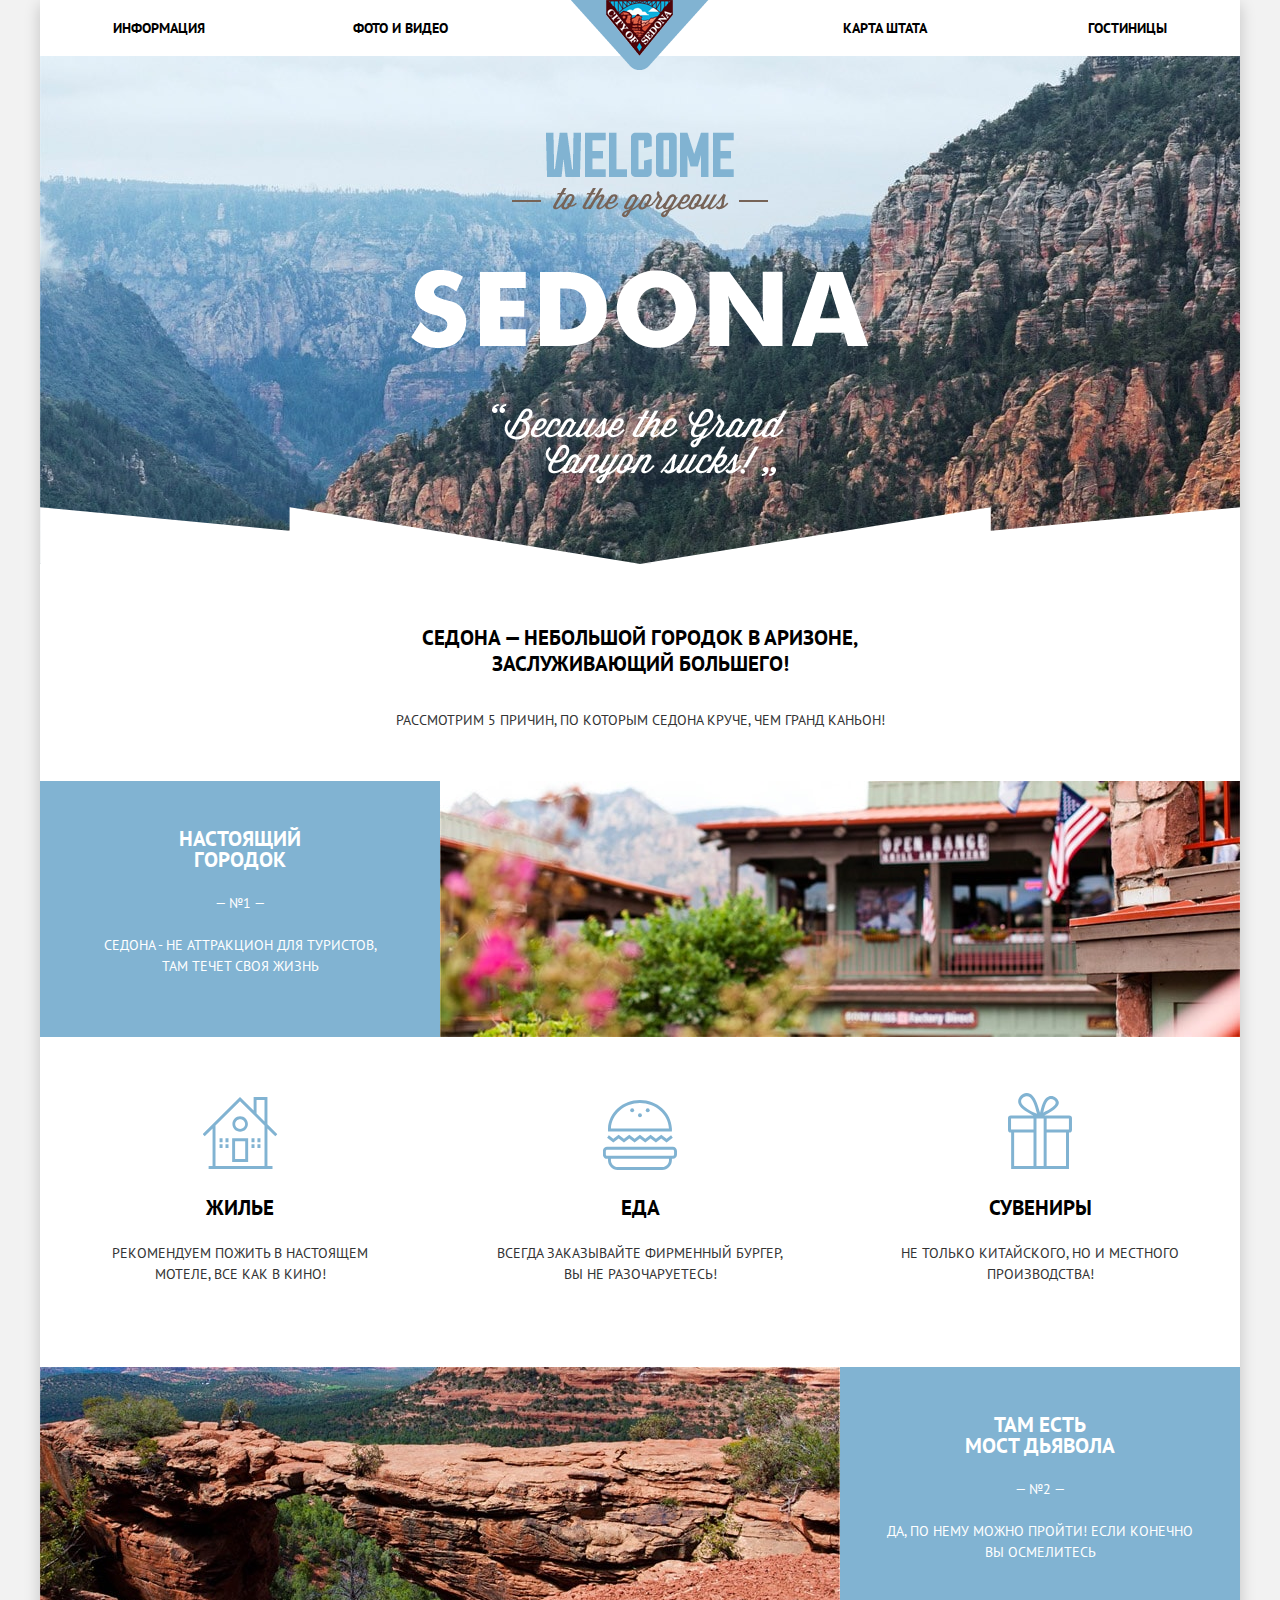
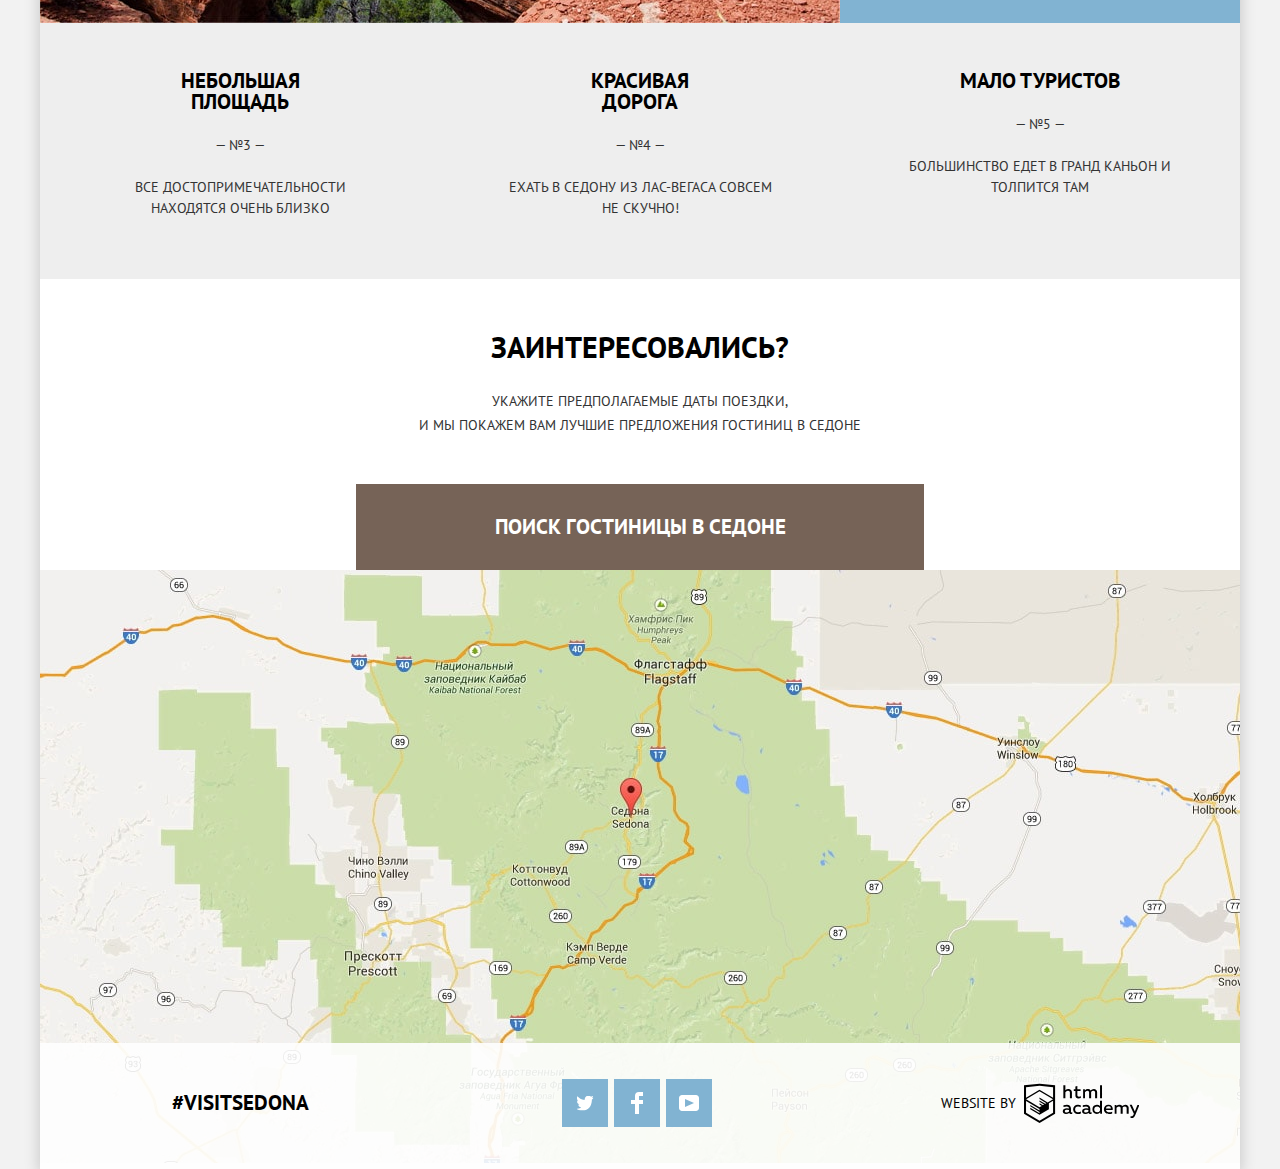
<file: index.html>
<!DOCTYPE html>
<html lang="ru">
	<head>
		<meta charset="UTF-8">
		<title>Sedona</title>
		<link href="https://fonts.googleapis.com/css?family=PT+Sans:400,700&amp;subset=cyrillic" rel="stylesheet">
		<link href="css/normalize.css" rel="stylesheet">
    <link href="css/style.min.css" rel="stylesheet">
	</head>
	<body>
    <div class="wrapper">
  		<header class="main-header">
  			<nav class="main-navigation">
          <!-- фокус с клавиатуры отсутствует, так как у ссылки нет атрибута href, чтобы страница не вела на себя -->
  				<a class="main-header-logo">
  					<img src="img/sedona-logo.png" width="138" height="70" alt="Sedona logo">
  				</a>
  				<ul class="site-navigation">
  					<li><a href="#">Информация</a></li>
  					<li><a href="#">Фото и видео</a></li>
  					<li><a href="#">Карта штата</a></li>
  					<li><a href="sedona-hotels.html">Гостиницы</a></li>
  				</ul>
  			</nav>
  		</header>
  		<main class="container">
  		<!-- Контейнер (внизу), в который будет фоном вставляться картинка с горами, нижний зигзаг как псевдоэлемент с абсолютным позиционированием, текст с приветствием как единая картинка. -->
  			<div class="welcome">
  				<h1 class="visually-hidden">Добро пожаловать в Седону!</h1>
  				<img src="img/welcome-sedona.png" width="458" height="352" alt="Welcome to the gorgeous Sedona. Because the Grand Canyon sucks!">
  			</div>
  			<div class="about-advantages">
  				<p class="about-Sedona">Cедона — небольшой городок в Аризоне, заслуживающий большего!</p>
  				<h2 class="reasons-lead">Рассмотрим 5 причин, по которым Седона круче, чем гранд каньон!</h2>
  			</div>
  			<section class="reason reason-first">
  				<div class="reason-info">
  					<h3 class="reason-title">Настоящий городок</h3>
  						<span class="reason-number">— №1 —</span>
  						<p class="reason-description">Седона - не аттракцион для туристов, там&nbsp;течет своя жизнь</p>
  				</div>
  				<div class="reason-image">
  					<img src="img/reason1.jpg" width="800" height="256" alt="Седона-настоящий городок">
  				</div>
  			</section>
  			<section class="features">
  				<h2 class="visually-hidden">Особенности Седоны</h2>
  				<ul class="features-list">
  					<li class="feature-item feature-item-house">
  						<h3 class="feature-item-title">Жилье</h3>
  						<p class="feature-item-description">Рекомендуем пожить в настоящем мотеле, все как в кино!</p>
  					</li>
  					<li class="feature-item feature-item-food">
  						<h3 class="feature-item-title">Еда</h3>
  						<p class="feature-item-description">Всегда заказывайте фирменный бургер, вы не разочаруетесь!</p>
  					</li>
  					<li class="feature-item feature-item-souvenirs">
  						<h3 class="feature-item-title">Сувениры</h3>
  						<p class="feature-item-description">Не только китайского, но и местного производства!</p>
  					</li>
  				</ul>
  			</section>
  			<section class="reason reason-second">
  				<div class="reason-image">
  					<img src="img/reason2.jpg" width="800" height="256" alt="Там есть мост дьявола">
  				</div>
  				<div class="reason-info">
  					<h3 class="reason-title">Там есть <br> мост дьявола</h3>
  						<span class="reason-number">— №2 —</span>
  						<p class="reason-description">Да, по нему можно пройти! Если конечно вы осмелитесь</p>
  				</div>
  			</section>
  			<div class="reasons-row">
  				<section class="reason reason-third">
  					<div class="reason-info">
  					<h3 class="reason-title">Небольшая площадь</h3>
  						<span class="reason-number">— №3 —</span>
  						<p class="reason-description">Все достопримечательности<br> находятся очень близко</p>
  					</div>
  				</section>
  				<section class="reason reason-forth">
  					<div class="reason-info">
  					<h3 class="reason-title">Красивая дорога</h3>
  						<span class="reason-number">— №4 —</span>
  						<p class="reason-description">Ехать в Седону из Лас-Вегаса совсем не&nbsp;скучно!</p>
  					</div>
  				</section>
  				<section class="reason reason-fifth">
  					<div class="reason-info">
  					<h3 class="reason-title">Мало туристов</h3>
  						<span class="reason-number">— №5 —</span>
  						<p class="reason-description">Большинство едет в Гранд Каньон и толпится там</p>
  					</div>
  				</section>
  			</div>
  			<div class="search">
  				<h2 class="search-title">Заинтересовались?</h2>
  				<p class="search-text">Укажите предполагаемые даты поездки,<br> и мы покажем вам лучшие предложения гостиниц в седоне</p>
  				<a href="#" class="btn search-btn">Поиск гостиницы в Седоне</a>
          <div class="search-form">
            <form class="search-hotel" action="https://echo.htmlacademy.ru" method="get">
              <div class="input-line">
                <label for="check-in">Дата заезда:</label>
                <div class="search-input-wrapper">
                  <input type="text" name="check-in" id="check-in" placeholder="24 апреля 2017">
                  <button class="search-form-calendar-btn" type="button" name="calendar" aria-label="Календарь, выбор даты">
                    <svg class="search-form-calendar-icon" xmlns="http://www.w3.org/2000/svg" width="21" height="22" viewBox="0 0 21 22"><path d="M19.25 2.025h-2.844V.648c0-.38-.294-.69-.656-.69-.363 0-.656.31-.656.69v1.377h-3.938V.648c0-.38-.294-.69-.655-.69-.362 0-.656.31-.656.69v1.377H5.906V.648c0-.38-.294-.69-.656-.69-.363 0-.657.31-.657.69v1.377H1.75C.784 2.025 0 2.847 0 3.862v16.302C0 21.18.784 22 1.75 22h17.5c.967 0 1.75-.82 1.75-1.836V3.862c0-1.015-.783-1.837-1.75-1.837zm.438 18.14c0 .252-.195.458-.437.458H1.75c-.24 0-.438-.206-.438-.46v-16.3c0-.254.196-.46.438-.46h2.844V4.78c0 .382.294.69.657.69.363 0 .657-.308.657-.69V3.404h3.938V4.78c0 .382.294.69.657.69.36 0 .655-.308.655-.69V3.404h3.938V4.78c0 .382.293.69.656.69.363 0 .657-.308.657-.69V3.404h2.845c.24 0 .437.206.437.46v16.3z"/><path d="M4.594 8.225H7.22v2.066H4.593zM4.594 11.668H7.22v2.067H4.593zM4.594 15.112H7.22v2.066H4.593zM9.188 15.112h2.625v2.066H9.188zM9.188 11.668h2.625v2.067H9.188zM9.188 8.225h2.625v2.066H9.188zM13.78 15.112h2.626v2.066H13.78zM13.78 11.668h2.626v2.067H13.78zM13.78 8.225h2.626v2.066H13.78z"/></svg>
                  </button>
                </div>
              </div>
              <div class="input-line">
                <label for="check-out">Дата выезда:</label>
                <div class="search-input-wrapper">
                  <input type="text" name="check-out" id="check-out" placeholder="4 июля 2017">
                  <button class="search-form-calendar-btn" type="button" name="calendar" aria-label="Календарь, выбор даты">
                    <svg class="search-form-calendar-icon" xmlns="http://www.w3.org/2000/svg" width="21" height="22" viewBox="0 0 21 22"><path d="M19.25 2.025h-2.844V.648c0-.38-.294-.69-.656-.69-.363 0-.656.31-.656.69v1.377h-3.938V.648c0-.38-.294-.69-.655-.69-.362 0-.656.31-.656.69v1.377H5.906V.648c0-.38-.294-.69-.656-.69-.363 0-.657.31-.657.69v1.377H1.75C.784 2.025 0 2.847 0 3.862v16.302C0 21.18.784 22 1.75 22h17.5c.967 0 1.75-.82 1.75-1.836V3.862c0-1.015-.783-1.837-1.75-1.837zm.438 18.14c0 .252-.195.458-.437.458H1.75c-.24 0-.438-.206-.438-.46v-16.3c0-.254.196-.46.438-.46h2.844V4.78c0 .382.294.69.657.69.363 0 .657-.308.657-.69V3.404h3.938V4.78c0 .382.294.69.657.69.36 0 .655-.308.655-.69V3.404h3.938V4.78c0 .382.293.69.656.69.363 0 .657-.308.657-.69V3.404h2.845c.24 0 .437.206.437.46v16.3z"/><path d="M4.594 8.225H7.22v2.066H4.593zM4.594 11.668H7.22v2.067H4.593zM4.594 15.112H7.22v2.066H4.593zM9.188 15.112h2.625v2.066H9.188zM9.188 11.668h2.625v2.067H9.188zM9.188 8.225h2.625v2.066H9.188zM13.78 15.112h2.626v2.066H13.78zM13.78 11.668h2.626v2.067H13.78zM13.78 8.225h2.626v2.066H13.78z"/></svg>
                  </button>
                </div>
              </div>
              <div class="input-line amount">
                <div class="input-column adults-amount">
                  <label for="adults">Взрослые:</label>
                  <div class="minus-plus-buttons-wrapper">
                    <button class="minus-plus-buttons btn-minus" type="button"><span class="visually-hidden">Меньше</span></button>
                    <input type="text" name="adults" id="adults" value="2">
                    <button class="minus-plus-buttons btn-plus" type="button"><span class="visually-hidden">Больше</span></button>
                  </div>
                </div>
                <div class="input-column children-amount">
                  <label for="children">Дети:</label>
                  <div class="minus-plus-buttons-wrapper">
                    <button class="minus-plus-buttons btn-minus" type="button"><span class="visually-hidden">Меньше</span></button>
                    <input type="text" name="children" id="children" value="0">
                    <button class="minus-plus-buttons btn-plus" type="button"><span class="visually-hidden">Больше</span></button>
                  </div>
                </div>
              </div>
              <button class="btn search-btn-blue" type="submit">Найти</button>
            </form>
          </div>
  			</div>
  			<div class="map" id="map">
          <iframe src="https://www.google.com/maps/embed?pb=!1m18!1m12!1m3!1d838874.3871249991!2d-112.06705080360457!3d34.784473903292565!2m3!1f0!2f0!3f0!3m2!1i1024!2i768!4f13.1!3m3!1m2!1s0x872da132f942b00d%3A0x5548c523fa6c8efd!2z0KHQtdC00L7QvdCwLCDQkNGA0LjQt9C-0L3QsCA4NjMzNiwg0KHQqNCQ!5e0!3m2!1sru!2sru!4v1522192085021"  allowfullscreen></iframe>
          <img class="map-image" src="img/map.jpg" width="1200" height="593" alt="Седона на карте">
  			</div>
  		</main>
  		<footer class="main-footer footer-transparent">
    		<p class="hashtag"><a class="hashtag-link" href="#">#visitsedona</a></p>
    		<ul class="footer-social">
    			<li><a href="#" class="social-button social-btn-twitter"><span class="visually-hidden">Твиттер</span></a></li>
    			<li><a href="#" class="social-button social-btn-fb"><span class="visually-hidden">Фейсбук</span></a></li>
    			<li><a href="#" class="social-button social-btn-youtube"><span class="visually-hidden">Ютьюб</span></a></li>
    		</ul>
    		<p class="footer-copyright">
    			<span class="website-by">Website by</span>
            <!-- Можно в ссылку не вкладывать картинку, а поставить ее как фон (картинку сделать display: inline-block), но тогда при каждом состоянии придется вставлять новую картинку другого цвета -->
    			<a class="copyright-logo" href="https://htmlacademy.ru/intensive/htmlcss" aria-label="Логотип HTML Academy, переход на страницу интенсива по HTML и CSS">
            <svg class="copyright-logo-image" data-name="Layer 1" xmlns="http://www.w3.org/2000/svg" width="115" height="41" viewBox="0 0 113 39">
            <path d="M46.84 28.22a2.07 2.07 0 0 0 .58-.11v1.4a3.41 3.41 0 0 1-1.24.22 1.75 1.75 0 0 1-1.75-1 5.08 5.08 0 0 1-3.3 1.13c-1.59 0-3.06-.87-3.06-2.68 0-2.24 2.08-2.93 3.9-2.93a11.63 11.63 0 0 1 2.28.26v-.31c0-1.09-.8-1.86-2.3-1.86a7.79 7.79 0 0 0-3.15.67v-1.79a10.72 10.72 0 0 1 3.35-.58c2.48 0 4 1.18 4 3.83v3.14a.57.57 0 0 0 .69.61zm-6.76-1.19a1.42 1.42 0 0 0 1.64 1.29 3.56 3.56 0 0 0 2.53-1v-1.51a10.21 10.21 0 0 0-1.9-.22c-1.1.01-2.27.35-2.27 1.45zM53.06 20.62a5.29 5.29 0 0 1 2.7.67v1.79a4.28 4.28 0 0 0-2.42-.73 2.89 2.89 0 1 0 0 5.76 5.26 5.26 0 0 0 2.55-.67v1.8a6.58 6.58 0 0 1-2.9.6 4.42 4.42 0 0 1-4.72-4.54 4.54 4.54 0 0 1 4.79-4.68zM65.84 28.22a2.07 2.07 0 0 0 .58-.11v1.4a3.41 3.41 0 0 1-1.24.22 1.75 1.75 0 0 1-1.75-1 5.08 5.08 0 0 1-3.3 1.13c-1.59 0-3.06-.87-3.06-2.68 0-2.24 2.08-2.93 3.9-2.93a11.63 11.63 0 0 1 2.28.26v-.31c0-1.09-.8-1.86-2.3-1.86a7.79 7.79 0 0 0-3.15.67v-1.79a10.72 10.72 0 0 1 3.35-.58c2.48 0 4 1.18 4 3.83v3.14a.57.57 0 0 0 .69.61zm-6.76-1.19a1.42 1.42 0 0 0 1.64 1.29 3.56 3.56 0 0 0 2.53-1v-1.51a10.21 10.21 0 0 0-1.9-.22c-1.11.01-2.27.35-2.27 1.45zM76.67 16.85v12.76h-1.76v-1.39a4.07 4.07 0 0 1-3.35 1.62 4.62 4.62 0 0 1 0-9.22 4 4 0 0 1 3.15 1.37v-5.14h2zm-4.76 5.48a2.9 2.9 0 0 0 0 5.8 3 3 0 0 0 2.79-1.84v-2.13a3.06 3.06 0 0 0-2.79-1.83zM82.99 20.62c3.48 0 4.68 2.81 4.12 5.34h-6.58c.22 1.57 1.75 2.22 3.35 2.22a6.41 6.41 0 0 0 2.77-.62v1.68a7.5 7.5 0 0 1-3.14.6c-2.68 0-5-1.53-5-4.61a4.39 4.39 0 0 1 4.48-4.61zm.09 1.62a2.39 2.39 0 0 0-2.57 2.26h4.85a2.06 2.06 0 0 0-2.28-2.26zM89.1 29.61v-8.75h1.73v1.09a4 4 0 0 1 2.92-1.33 3 3 0 0 1 2.73 1.4 4.33 4.33 0 0 1 3.06-1.4 3.21 3.21 0 0 1 3.32 3.52v5.47h-2V24.2a1.67 1.67 0 0 0-1.73-1.84 2.94 2.94 0 0 0-2.17 1.18V29.61h-2V24.2a1.67 1.67 0 0 0-1.73-1.84 3.11 3.11 0 0 0-2.32 1.35v5.91h-2zM111.47 20.86h2l-4.1 9.93c-.95 2.28-2.19 3-3.52 3a5 5 0 0 1-1.15-.15v-1.66a3 3 0 0 0 .89.13c.95 0 1.66-.67 2.17-2l.18-.44-4.16-8.82h2.13l3 6.6zM40.66 1.53v5a4 4 0 0 1 2.83-1.2A3.41 3.41 0 0 1 47.1 8.9v5.41h-2V9.15a1.9 1.9 0 0 0-2-2.1 3.08 3.08 0 0 0-2.44 1.46v5.8h-2V1.53h2zM52.43 2.42v3.12h3.17v1.71h-3.17v4c0 1.15.53 1.53 1.66 1.53a4.71 4.71 0 0 0 1.77-.35v1.68a7.14 7.14 0 0 1-2.35.38 2.68 2.68 0 0 1-3-2.88V7.23h-1.6V5.52h1.57V2.88zM58.1 14.29V5.54h1.73v1.09a4 4 0 0 1 2.92-1.33 3 3 0 0 1 2.73 1.4 4.33 4.33 0 0 1 3.06-1.4 3.21 3.21 0 0 1 3.32 3.52v5.47h-2V8.88a1.67 1.67 0 0 0-1.73-1.84 2.94 2.94 0 0 0-2.17 1.18V14.29h-2V8.88a1.67 1.67 0 0 0-1.73-1.84 3.11 3.11 0 0 0-2.32 1.35v5.91h-2zM74.72 1.52h1.95v12.76h-1.95zM15.44.02h-.16L0 1.62v28l15.28 9.09 15.28-9.09v-28zm13.12 28.45l-13.28 7.9L2 28.47V16.99l13.22 7.87v1.43l-9.07-5.4v1.38l9.11 5.47v1.46l-9.1-5.42v1.38l9.11 5.47 9.19-5.5V19.22l4.1-2.45v11.67zm0-13.16l-3.65 2.14-1.68 1-8-4.76v1.38l6.84 4.07h-.06l-.15.09-1 .57-5.64-3.36v1.38l4.45 2.65-1.05.7-3.36-2v1.38l2.21 1.3-2.25 1.35-13.16-7.82 13.17-7.92zm0-1.39L15.21 6.05l-13.2 7.86V3.41l13.28-1.39 13.28 1.39v10.51z"/></svg>
          </a>
    		</p>
  		</footer>
    </div>
		<script src="js/script.min.js"></script>
	</body>
</html>
</file>
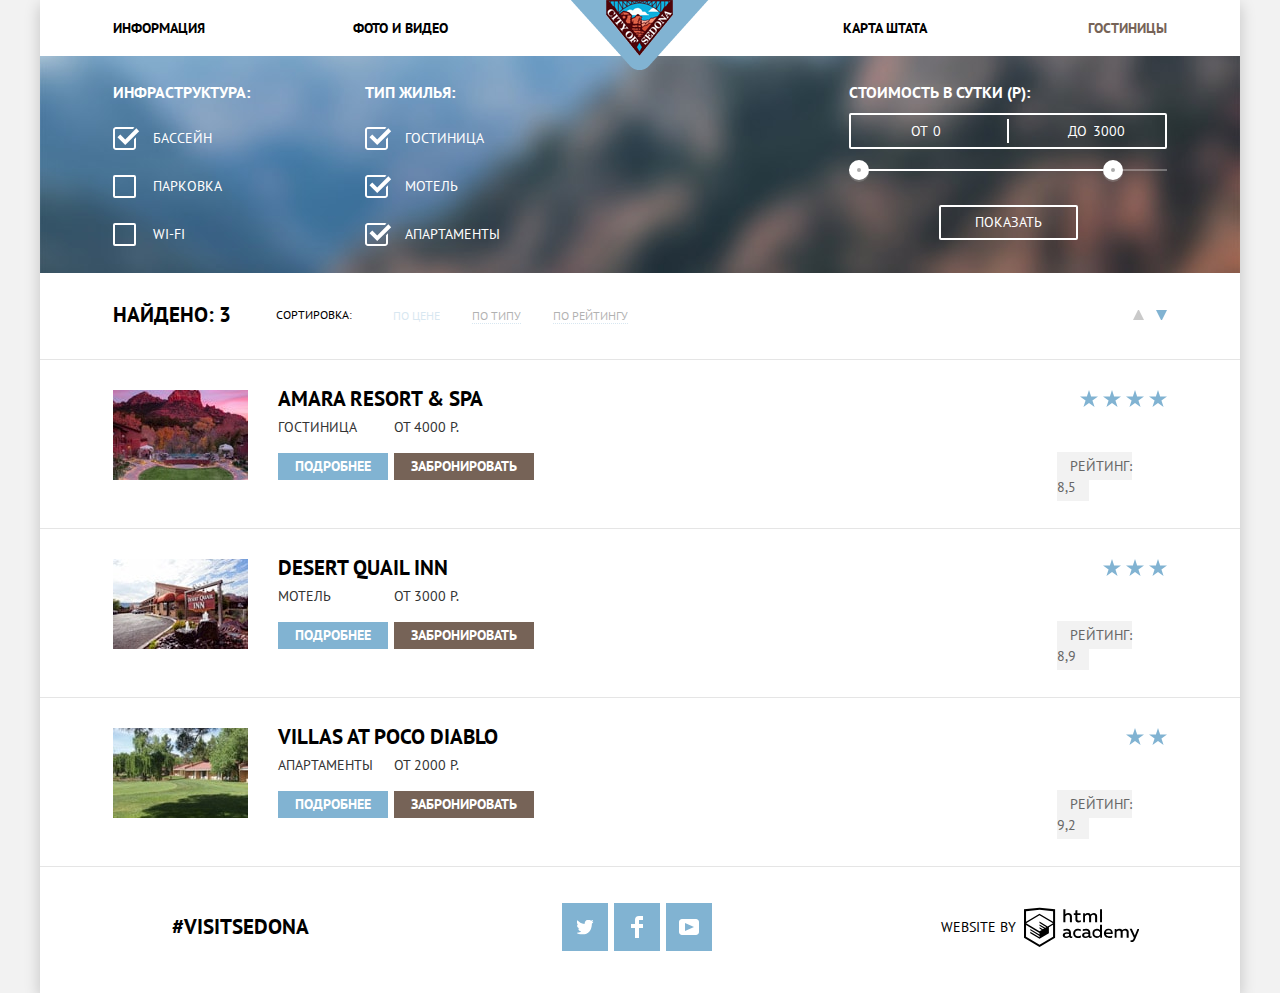
<file: sedona-hotels.html>
<!DOCTYPE html>
<html lang="ru">
	<head>
		<meta charset="UTF-8">
		<title>Sedona hotels</title>
		<link href="https://fonts.googleapis.com/css?family=PT+Sans:400,700&amp;subset=cyrillic" rel="stylesheet">
		<link href="css/normalize.css" rel="stylesheet">
    <link href="css/style.min.css" rel="stylesheet">
	</head>
	<body>
    <div class="wrapper">
  		<header class="main-header">
  			<nav class="main-navigation">
          <!-- При фокусе с клавиатуры есть стандартный outline, он возникает самым первым, поскольку логотип стоит на первом месте в nav -->
  				<a class="main-header-logo" href="index.html">
  					<img src="img/sedona-logo.png" width="138" height="70" alt="Sedona logo">
  				</a>
  				<ul class="site-navigation">
  					<li><a href="#">Информация</a></li>
  					<li><a href="#">Фото и видео</a></li>
  					<li><a href="#">Карта штата</a></li>
  					<li><a class="active">Гостиницы</a></li>
  				</ul>
  			</nav>
  		</header>
  		<main class="container">
  			<h1 class="visually-hidden">Поиск отелей в Седоне</h1>
  			<section class="filters">
          <h2 class="visually-hidden">Фильтр для поиска отелей</h2>
  				<form action="https://echo.htmlacademy.ru" method="get">
  					<fieldset class="filter-infrastructure">
  						<legend>Инфраструктура:</legend>
              <ul class="filter-list">
                <li class="filter-item">
                  <input class="visually-hidden" type="checkbox" name="swimming-pool" id="swimming-pool" checked>
                	<label for="swimming-pool">Бассейн</label>
                </li>
                <li class="filter-item">
                  <input class="visually-hidden" type="checkbox" name="parking-lot" id="parking-lot">
                  <label for="parking-lot">Парковка</label>
                </li>
                <li class="filter-item">
                  <input class="visually-hidden" type="checkbox" name="wifi" id="wifi">
                  <label for="wifi">Wi-fi</label>
                </li>
               </ul>
  					</fieldset>
  					<fieldset class="filter-living">
  						<legend>Тип жилья:</legend>
              <ul class="filter-list">
                <li class="filter-item">
                  <input class="visually-hidden" type="checkbox" name="hotel" id="hotel" checked>
                	<label for="hotel">Гостиница</label>
                </li>
                <li class="filter-item">
                  <input class="visually-hidden" type="checkbox" name="motel" id="motel" checked>
                  <label for="motel">Мотель</label>
                </li>
                <li class="filter-item">
                  <input class="visually-hidden" type="checkbox" name="apartments" id="apartments" checked>
                  <label for="apartments">Апартаменты</label>
                </li>
               </ul>
  					</fieldset>
            <div class="filter-price-container">
    					<fieldset class="filter-price">
                <legend>Стоимость в сутки (р):</legend>
                <div class="price-controls">
                  <label class="min-price">от <input name="min-price" type="text" value="0"></label>
                  <label class="max-price">до <input name="max-price" type="text" value="3000"></label>
                </div>
                <div class="range-controls">
                  <div class="scale">
                    <div class="bar"></div>
                  </div>
                  <div class="toggle toggle-min" tabindex="0"></div>
                  <div class="toggle toggle-max" tabindex="0"></div>
                </div>
              </fieldset>
              <button type="submit" class="btn btn-show">Показать</button>
            </div>
          </form>
  			</section>
  			<div class="catalog-sorting">
  				<h2 class="visually-hidden">Сортировка найденных отелей</h2>
  				<span class="catalog-sorting-result">Найдено: 3</span>
  				<span class="catalog-sorting-heading">Сортировка:</span>
          <ul class="sorting-criteria-center">
            <li><a class="sorting-criterion active">по цене</a></li>
            <li><a class="sorting-criterion" href="#">по типу</a></li>
            <li><a class="sorting-criterion" href="#">по рейтингу</a></li>
          </ul>
          <ul class="sorting-criteria-right">
            <li><a class="arrow arrow-up" href="#"><span class="visually-hidden">Вверх</span></a></li>
            <li><a class="arrow arrow-down active"><span class="visually-hidden">Вниз</span></a></li>
          </ul>
  			</div>
  			<section class="hotels">
  				<h2 class="visually-hidden">Результаты поиска отелей в Седоне</h2>
  				<ul class="hotels-list">
  					<li class="hotels-item">
  						<p class="hotels-item-image">
  							<img src="img/hotel1.jpg" width="135" height="90" alt="Amara Resort and Spa">
  						</p>
  						<div class="hotels-item-description">
  							<h3 class="hotels-item-name"><a href="#">Amara Resort &amp; Spa</a></h3>
  								<p class="hotels-item-details">
  									<span class="hotels-item-type">Гостиница</span>
  									<span class="hotels-item-price">от 4000 р.</span>
  								</p>
  								<p class="hotels-item-buttons">
  									<a class="btn btn-blue" href="#">Подробнее</a>
  									<a class="btn btn-brown" href="#">Забронировать</a>
  								</p>
              </div>
  						<div class="hotels-item-rating">
  							<p class="hotels-item-stars" aria-label="4 звезды">
  								<span class="star"></span>
  								<span class="star"></span>
  								<span class="star"></span>
  								<span class="star"></span>
  							</p>
  							<span class="rating">Рейтинг: 8,5</span>
  						</div>
  					</li>
  					<li class="hotels-item">
  						<p class="hotels-item-image">
  							<img src="img/hotel2.jpg" width="135" height="90" alt="Desert Qail Inn">
  						</p>
  						<div class="hotels-item-description">
  							<h3 class="hotels-item-name"><a href="#">Desert Quail Inn</a></h3>
  								<p class="hotels-item-details">
  									<span class="hotels-item-type">Мотель</span>
  									<span class="hotels-item-price">от 3000 р.</span>
  								</p>
  								<p class="hotels-item-buttons">
  									<a class="btn btn-blue" href="#">Подробнее</a>
  									<a class="btn btn-brown" href="#">Забронировать</a>
  								</p>
              </div>
  						<div class="hotels-item-rating">
  							<p class="hotels-item-stars" aria-label="3 звезды">
  								<span class="star"></span>
  								<span class="star"></span>
  								<span class="star"></span>
  							</p>
  							<span class="rating">Рейтинг: 8,9</span>
  						</div>
  					</li>
  					<li class="hotels-item">
  						<p class="hotels-item-image">
  							<img src="img/hotel3.jpg" width="135" height="90" alt="Villas at Poco Diablo">
  						</p>
  						<div class="hotels-item-description">
  							<h3 class="hotels-item-name"><a href="#">Villas at Poco Diablo</a></h3>
  								<p class="hotels-item-details">
  									<span class="hotels-item-type">Апартаменты</span>
  									<span class="hotels-item-price">от 2000 р.</span>
  								</p>
  								<p class="hotels-item-buttons">
  									<a class="btn btn-blue" href="#">Подробнее</a>
  									<a class="btn btn-brown" href="#">Забронировать</a>
  								</p>
              </div>
  						<div class="hotels-item-rating">
  							<p class="hotels-item-stars" aria-label="2 звезды">
  								<span class="star"></span>
  								<span class="star"></span>
  							</p>
  							<span class="rating">Рейтинг: 9,2</span>
  						</div>
  					</li>
  				</ul>
  			</section>
  		</main>
  		<footer class="main-footer">
  			<p class="hashtag"><a class="hashtag-link" href="#">#visitsedona</a></p>
  			<ul class="footer-social">
  				<li><a href="#" class="social-button social-btn-twitter"><span class="visually-hidden">Твиттер</span></a></li>
  				<li><a href="#" class="social-button social-btn-fb"><span class="visually-hidden">Фейсбук</span></a></li>
  				<li><a href="#" class="social-button social-btn-youtube"><span class="visually-hidden">Ютьюб</span></a></li>
  			</ul>
  			<p class="footer-copyright">
  				<span class="website-by">Website by</span>
  				<a class="copyright-logo" href="https://htmlacademy.ru/intensive/htmlcss" aria-label="Логотип HTML Academy, переход на страницу интенсива по HTML и CSS">
            <svg class="copyright-logo-image" data-name="Layer 1" xmlns="http://www.w3.org/2000/svg" width="115" height="41" viewBox="0 0 113 39"><path d="M46.84 28.22a2.07 2.07 0 0 0 .58-.11v1.4a3.41 3.41 0 0 1-1.24.22 1.75 1.75 0 0 1-1.75-1 5.08 5.08 0 0 1-3.3 1.13c-1.59 0-3.06-.87-3.06-2.68 0-2.24 2.08-2.93 3.9-2.93a11.63 11.63 0 0 1 2.28.26v-.31c0-1.09-.8-1.86-2.3-1.86a7.79 7.79 0 0 0-3.15.67v-1.79a10.72 10.72 0 0 1 3.35-.58c2.48 0 4 1.18 4 3.83v3.14a.57.57 0 0 0 .69.61zm-6.76-1.19a1.42 1.42 0 0 0 1.64 1.29 3.56 3.56 0 0 0 2.53-1v-1.51a10.21 10.21 0 0 0-1.9-.22c-1.1.01-2.27.35-2.27 1.45zM53.06 20.62a5.29 5.29 0 0 1 2.7.67v1.79a4.28 4.28 0 0 0-2.42-.73 2.89 2.89 0 1 0 0 5.76 5.26 5.26 0 0 0 2.55-.67v1.8a6.58 6.58 0 0 1-2.9.6 4.42 4.42 0 0 1-4.72-4.54 4.54 4.54 0 0 1 4.79-4.68zM65.84 28.22a2.07 2.07 0 0 0 .58-.11v1.4a3.41 3.41 0 0 1-1.24.22 1.75 1.75 0 0 1-1.75-1 5.08 5.08 0 0 1-3.3 1.13c-1.59 0-3.06-.87-3.06-2.68 0-2.24 2.08-2.93 3.9-2.93a11.63 11.63 0 0 1 2.28.26v-.31c0-1.09-.8-1.86-2.3-1.86a7.79 7.79 0 0 0-3.15.67v-1.79a10.72 10.72 0 0 1 3.35-.58c2.48 0 4 1.18 4 3.83v3.14a.57.57 0 0 0 .69.61zm-6.76-1.19a1.42 1.42 0 0 0 1.64 1.29 3.56 3.56 0 0 0 2.53-1v-1.51a10.21 10.21 0 0 0-1.9-.22c-1.11.01-2.27.35-2.27 1.45zM76.67 16.85v12.76h-1.76v-1.39a4.07 4.07 0 0 1-3.35 1.62 4.62 4.62 0 0 1 0-9.22 4 4 0 0 1 3.15 1.37v-5.14h2zm-4.76 5.48a2.9 2.9 0 0 0 0 5.8 3 3 0 0 0 2.79-1.84v-2.13a3.06 3.06 0 0 0-2.79-1.83zM82.99 20.62c3.48 0 4.68 2.81 4.12 5.34h-6.58c.22 1.57 1.75 2.22 3.35 2.22a6.41 6.41 0 0 0 2.77-.62v1.68a7.5 7.5 0 0 1-3.14.6c-2.68 0-5-1.53-5-4.61a4.39 4.39 0 0 1 4.48-4.61zm.09 1.62a2.39 2.39 0 0 0-2.57 2.26h4.85a2.06 2.06 0 0 0-2.28-2.26zM89.1 29.61v-8.75h1.73v1.09a4 4 0 0 1 2.92-1.33 3 3 0 0 1 2.73 1.4 4.33 4.33 0 0 1 3.06-1.4 3.21 3.21 0 0 1 3.32 3.52v5.47h-2V24.2a1.67 1.67 0 0 0-1.73-1.84 2.94 2.94 0 0 0-2.17 1.18V29.61h-2V24.2a1.67 1.67 0 0 0-1.73-1.84 3.11 3.11 0 0 0-2.32 1.35v5.91h-2zM111.47 20.86h2l-4.1 9.93c-.95 2.28-2.19 3-3.52 3a5 5 0 0 1-1.15-.15v-1.66a3 3 0 0 0 .89.13c.95 0 1.66-.67 2.17-2l.18-.44-4.16-8.82h2.13l3 6.6zM40.66 1.53v5a4 4 0 0 1 2.83-1.2A3.41 3.41 0 0 1 47.1 8.9v5.41h-2V9.15a1.9 1.9 0 0 0-2-2.1 3.08 3.08 0 0 0-2.44 1.46v5.8h-2V1.53h2zM52.43 2.42v3.12h3.17v1.71h-3.17v4c0 1.15.53 1.53 1.66 1.53a4.71 4.71 0 0 0 1.77-.35v1.68a7.14 7.14 0 0 1-2.35.38 2.68 2.68 0 0 1-3-2.88V7.23h-1.6V5.52h1.57V2.88zM58.1 14.29V5.54h1.73v1.09a4 4 0 0 1 2.92-1.33 3 3 0 0 1 2.73 1.4 4.33 4.33 0 0 1 3.06-1.4 3.21 3.21 0 0 1 3.32 3.52v5.47h-2V8.88a1.67 1.67 0 0 0-1.73-1.84 2.94 2.94 0 0 0-2.17 1.18V14.29h-2V8.88a1.67 1.67 0 0 0-1.73-1.84 3.11 3.11 0 0 0-2.32 1.35v5.91h-2zM74.72 1.52h1.95v12.76h-1.95zM15.44.02h-.16L0 1.62v28l15.28 9.09 15.28-9.09v-28zm13.12 28.45l-13.28 7.9L2 28.47V16.99l13.22 7.87v1.43l-9.07-5.4v1.38l9.11 5.47v1.46l-9.1-5.42v1.38l9.11 5.47 9.19-5.5V19.22l4.1-2.45v11.67zm0-13.16l-3.65 2.14-1.68 1-8-4.76v1.38l6.84 4.07h-.06l-.15.09-1 .57-5.64-3.36v1.38l4.45 2.65-1.05.7-3.36-2v1.38l2.21 1.3-2.25 1.35-13.16-7.82 13.17-7.92zm0-1.39L15.21 6.05l-13.2 7.86V3.41l13.28-1.39 13.28 1.39v10.51z"/></svg>
          </a>
  			</p>
  		</footer>
    </div>
		<script src="js/script.min.js"></script>
	</body>
</html>
</file>
<file: css/style.min.css>
@-webkit-keyframes formshow{0%{-webkit-transform:translateY(-20%);transform:translateY(-20%);opacity:0}to{-webkit-transform:translateY(0);transform:translateY(0);opacity:1}}@keyframes formshow{0%{-webkit-transform:translateY(-20%);transform:translateY(-20%);opacity:0}to{-webkit-transform:translateY(0);transform:translateY(0);opacity:1}}@-webkit-keyframes shake{0%,to{-webkit-transform:translateX(0);transform:translateX(0)}10%,30%,50%,70%,90%{-webkit-transform:translateX(-10px);transform:translateX(-10px)}20%,40%,60%,80%{-webkit-transform:translateX(10px);transform:translateX(10px)}}@keyframes shake{0%,to{-webkit-transform:translateX(0);transform:translateX(0)}10%,30%,50%,70%,90%{-webkit-transform:translateX(-10px);transform:translateX(-10px)}20%,40%,60%,80%{-webkit-transform:translateX(10px);transform:translateX(10px)}}.btn,body{text-transform:uppercase}body{min-width:1200px;margin:0;padding:0;font-family:"PT Sans","Arial",sans-serif;font-size:14px;line-height:21px;font-weight:400;background-color:#f2f2f2;color:#333}html{-webkit-box-sizing:border-box;box-sizing:border-box}*,::after,::before{-webkit-box-sizing:inherit;box-sizing:inherit}a{text-decoration:none}.img{max-width:100%;height:auto}.btn{font:inherit;text-align:center;color:#fff}.visually-hidden{position:absolute;width:1px;height:1px;margin:-1px;border:0;padding:0;clip:rect(0 0 0 0);overflow:hidden}.wrapper{position:relative;max-width:1200px;margin-left:auto;margin-right:auto;background-color:#fff;-webkit-box-shadow:0 5px 15px 0 rgba(0,1,1,.2);box-shadow:0 5px 15px 0 rgba(0,1,1,.2)}.main-navigation{font-weight:700;line-height:26px;color:#000}.main-header-logo{position:absolute;left:50%;-webkit-transform:translate(-50%,0);-ms-transform:translate(-50%,0);transform:translate(-50%,0);z-index:1;width:138px;height:70px}.site-navigation{display:-webkit-box;display:-ms-flexbox;display:flex;-ms-flex-wrap:wrap;flex-wrap:wrap;list-style:none;margin:0;padding:0}.site-navigation li{padding:15px 73px;width:240px;text-align:center}.site-navigation li:nth-child(2){margin-right:240px}.site-navigation li:nth-child(1),.site-navigation li:nth-child(2){padding-right:40px;text-align:left}.site-navigation li:nth-child(3),.site-navigation li:nth-child(4){padding-left:40px;text-align:right}.hotels-item-name a,.site-navigation a{color:#000}.site-navigation a:focus,.site-navigation a:hover{color:#81b3d2}.site-navigation a:active{color:rgba(0,0,0,.3)}.site-navigation a.active{color:#766357}.welcome,.welcome::after{background-repeat:no-repeat}.welcome{min-height:508px;padding-top:76px;padding-bottom:80px;color:#fff;background-color:#739abe;background-position:top,center;position:relative;width:1200px;background-image:url(../img/background-welcome.jpg)}.welcome img{position:relative;display:block;margin-left:auto;margin-right:auto;width:458px;height:352px}.welcome::after{content:"";position:absolute;left:0;bottom:0;width:100%;height:57px;background-image:url(../img/welcome-shape.png)}.about-advantages{width:568px;margin:0 auto;padding-top:61px;padding-bottom:48px;text-align:center}.about-Sedona{margin:0 0 30px;font-size:21px;font-weight:700;line-height:26px;color:#000}.reasons-lead{margin:0;font-size:14px;font-weight:400;line-height:26px}.reason-first,.reason-second{display:-webkit-box;display:-ms-flexbox;display:flex;-ms-flex-wrap:wrap;flex-wrap:wrap;background-color:#81b3d2}.reason-info{width:400px;padding:47px 46px 60px;text-align:center}.reason-title{margin:0 auto 23px;max-width:160px;font-size:21px;font-weight:700;color:#000}.reason-description{margin:21px 0 0}.reason-first .reason-info,.reason-first .reason-title,.reason-second .reason-info,.reason-second .reason-title{color:#fff}.reason-image img{display:block;width:800px;height:256px}.features-list{display:-webkit-box;display:-ms-flexbox;display:flex;-ms-flex-wrap:wrap;flex-wrap:wrap;list-style:none;margin:0;padding:0}.feature-item{position:relative;width:400px;padding:160px 48px 82px;text-align:center}.feature-item-title{margin:0 0 25px;font-size:21px;font-weight:700;line-height:21px;color:#000}.feature-item-description{margin:0}.features-list .feature-item-food::before,.features-list .feature-item-house::before,.features-list .feature-item-souvenirs::before{content:"";background-image:url(../img/house-icon.svg);background-repeat:no-repeat;position:absolute;width:75px;height:72px;left:50%;-webkit-transform:translate(-50%,0);-ms-transform:translate(-50%,0);transform:translate(-50%,0);top:60px}.features-list .feature-item-food::before,.features-list .feature-item-souvenirs::before{background-image:url(../img/burger-icon.svg);width:74px;height:70px;top:63px}.features-list .feature-item-souvenirs::before{background-image:url(../img/gift-icon.svg);width:64px;height:76px;top:56px}.reasons-row{display:-webkit-box;display:-ms-flexbox;display:flex;-ms-flex-wrap:wrap;flex-wrap:wrap;background-color:#eee}.search{position:relative;width:568px;margin:0 auto;padding-top:50px;text-align:center}.search-title{margin:0 0 24px;font-size:30px;font-weight:700;line-height:36px;color:#000}.search-text{margin-bottom:47px;line-height:24px}.search .search-btn{display:inline-block;vertical-align:top;width:100%;padding:30px 50px;font-size:21px;font-weight:700;line-height:26px;background-color:#766357}.search .search-btn:focus,.search .search-btn:hover{background-color:#604e43}.search .search-btn:active{background-color:#503e33;color:rgba(255,255,255,.3)}.search-form{display:none;position:absolute;top:291px;left:50%;margin-left:-284px;z-index:20;width:568px;padding:55px;font-weight:700;line-height:26px;color:#000;background-color:#fff;-webkit-box-shadow:0 7px 20px 0 rgba(0,1,1,.2);box-shadow:0 7px 20px 0 rgba(0,1,1,.2)}.search-form-show{display:block;-webkit-animation:formshow 1s forwards;animation:formshow 1s forwards}.search-form-error{-webkit-animation:shake .6s;animation:shake .6s}.input-line{display:-webkit-box;display:-ms-flexbox;display:flex;-webkit-box-pack:justify;-ms-flex-pack:justify;justify-content:space-between;-webkit-box-align:center;-ms-flex-align:center;align-items:center;width:100%;margin-bottom:30px}.input-line input{padding:6px 40px 6px 12px;width:346px;height:38px;font:inherit;text-transform:inherit;color:inherit;background-color:#f2f2f2;border:0;outline:0}.input-line,.search-input-wrapper{position:relative}.input-line.amount{margin-bottom:52px}.input-line.amount input{width:38px}.search-form-calendar-btn{position:absolute;width:39px;height:38px;top:0;right:0;border:0;padding:0;background-color:transparent;cursor:pointer}.search-form-calendar-icon{fill:#cacaca}.search-form-calendar-btn:focus .search-form-calendar-icon,.search-form-calendar-btn:hover .search-form-calendar-icon{fill:#000}.search-form-calendar-btn:active .search-form-calendar-icon{fill:#81b3d2}.input-column,.minus-plus-buttons-wrapper{display:-webkit-box;display:-ms-flexbox;display:flex}.input-column{-ms-flex-wrap:wrap;flex-wrap:wrap;-webkit-box-align:center;-ms-flex-align:center;align-items:center}.input-column.children-amount label{margin-right:27px}.input-column.adults-amount label{margin-right:42px}.minus-plus-buttons-wrapper{width:114px}.minus-plus-buttons-wrapper input{width:38px;padding-left:5px;padding-right:5px;text-align:center}::-webkit-input-placeholder{color:#000}:-ms-input-placeholder{color:#000}:-moz-placeholder,::-moz-placeholder{color:#000;opacity:1}.input-line input:hover{background-color:#ebebeb}.input-line input:focus{background-color:#fff;-webkit-box-shadow:inset 0 0 0 2px #e5e5e5;box-shadow:inset 0 0 0 2px #e5e5e5}.minus-plus-buttons{position:relative;width:38px;height:38px;background-color:#f2f2f2;border:0;cursor:pointer}.btn-minus::before,.btn-plus::after,.btn-plus::before{content:"";position:absolute;width:11px;height:3px;background-color:#a9a9a9;top:18px;left:13px}.btn-plus::after{width:3px;height:11px;top:14px;left:17px}.minus-plus-buttons:focus::after,.minus-plus-buttons:focus::before,.minus-plus-buttons:hover::after,.minus-plus-buttons:hover::before{background-color:#000}.minus-plus-buttons:active::after,.minus-plus-buttons:active::before,.search-btn-blue{background-color:#81b3d2}.search-btn-blue{display:inline-block;vertical-align:top;width:100%;padding:17px 50px;font-size:21px;font-weight:700;line-height:26px;border:0;cursor:pointer}.search-btn-blue:focus,.search-btn-blue:hover{background-color:#669ec0}.search-btn-blue:active{background-color:#5496bd;color:rgba(255,255,255,.3)}.filters{width:1200px;min-height:217px;padding:26px 73px 23px;color:#fff;background-color:#454d53;background-image:url(../img/background-filters.jpg);background-position:top,center;background-repeat:no-repeat}.filters form{display:-webkit-box;display:-ms-flexbox;display:flex;-ms-flex-wrap:wrap;flex-wrap:wrap}.filters fieldset{border:0;padding:0;margin:0}.filters legend{margin-bottom:25px;font-size:16px;font-weight:700}.filters ul{margin:0;padding:0;list-style:none}.filters .filter-item{margin-bottom:27px}.filters .filter-item:nth-child(3){margin-bottom:0}.filters .filter-infrastructure{width:200px;margin-right:52px}.filters .filter-living{width:200px}.filter-item input[type=checkbox]+label{position:relative;display:block;padding-left:40px;cursor:pointer}.filter-item input[type=checkbox]+label::before{content:"";position:absolute;top:-1px;left:0;width:23px;height:23px;border:2px solid #fff;border-radius:2px;cursor:pointer}.filter-item input[type=checkbox]:checked+label::after{content:"";position:absolute;top:-1px;left:0;background-image:url(../img/checkbox-on.svg);background-repeat:no-repeat;width:27px;height:23px;cursor:pointer}.filter-item input[type=checkbox]:checked+label::before{display:none}.filter-item input[type=checkbox]:disabled+label{color:#6a6a6a}.filter-item input[type=checkbox]:disabled+label::before{border-color:#6a6a6a}.filter-item input[type=checkbox]:disabled+label::after{background-image:url(../img/checkbox-on-disabled.svg)}.filter-item input[type=checkbox]:focus+label::after,.filter-item input[type=checkbox]:focus+label::before{outline:2px solid #766357}.filters .filter-price-container{width:318px;margin-left:auto}.filter-price legend{margin-bottom:10px}.price-controls{position:relative;display:-webkit-box;display:-ms-flexbox;display:flex;-webkit-box-align:center;-ms-flex-align:center;align-items:center;height:36px;margin-bottom:20px;border:2px solid #fff;border-radius:2px}.price-controls::after{content:"";position:absolute;width:2px;height:24px;background:#fff;top:50%;left:50%;-webkit-transform:translate(-50%,-50%);-ms-transform:translate(-50%,-50%);transform:translate(-50%,-50%)}.price-controls .max-price,.price-controls .min-price{width:50%;padding-left:60px}.price-controls input{margin:0;width:50px;font:inherit;color:inherit;text-transform:inherit;background-color:transparent;border:0}.range-controls{position:relative;margin-bottom:34px}.range-controls .scale{height:2px;background-color:rgba(255,255,255,.3)}.range-controls .bar{height:2px;width:80%;background:#fff}.toggle{position:absolute;left:0;top:-9px;width:20px;height:20px;background-color:#ababab;border:8px solid #fff;border-radius:50%;-webkit-box-shadow:0 2px 0 0 rgba(171,171,171,.3);box-shadow:0 2px 0 0 rgba(171,171,171,.3);cursor:pointer}.toggle-max{margin-left:80%}.toggle:hover{top:-10px;left:-1px;width:22px;height:22px;border-width:9px}.toggle:focus{outline:5px auto -webkit-focus-ring-color}.btn-show{display:block;margin:0 auto;padding:5px 34px;background-color:transparent;border:2px solid #fff;border-radius:2px;cursor:pointer}.btn-show:focus,.btn-show:hover{background-color:#fff;color:#000}.catalog-sorting{display:-webkit-box;display:-ms-flexbox;display:flex;-ms-flex-wrap:wrap;flex-wrap:wrap;-webkit-box-align:center;-ms-flex-align:center;align-items:center;padding:29px 73px 31px;border-bottom:1px solid #e5e5e5}.catalog-sorting-result{width:163px;font-size:21px;font-weight:700;line-height:26px;color:#000}.catalog-sorting-heading{width:117px;font-size:12px;line-height:18px;color:#000}.sorting-criteria-center{display:-webkit-box;display:-ms-flexbox;display:flex;-ms-flex-wrap:wrap;flex-wrap:wrap;width:400px;margin:0;padding:0;list-style:none}.sorting-criteria-center li{margin-right:32px}.sorting-criterion{font-size:12px;line-height:18px;color:#000;opacity:.3;border-bottom:1px dotted #81b3d2}.sorting-criterion.active{color:#81b3d2;border-bottom:none}.hotels-item-name a:focus,.hotels-item-name a:hover,.sorting-criterion:focus,.sorting-criterion:hover{color:#81b3d2}.sorting-criterion:active{color:#000;border-bottom:none}.sorting-criteria-right{display:-webkit-box;display:-ms-flexbox;display:flex;-webkit-box-pack:end;-ms-flex-pack:end;justify-content:flex-end;width:50px;margin:0 0 0 auto;padding:0;list-style:none}.sorting-criteria-right li:nth-child(2){margin-left:12px}.arrow{display:block;width:11px;height:10px;border-width:10px 5.5px;border-color:#cacaca;border-style:solid}.arrow:focus,.arrow:hover{border-color:#231f20}.arrow.active,.arrow:active{border-color:#81b3d2}.sorting-criteria-right .arrow-up{border-top:none;border-left-color:transparent;border-right-color:transparent}.sorting-criteria-right .arrow-down{border-bottom:none;border-left-color:transparent;border-right-color:transparent}.hotels-list{list-style:none;margin:0;padding:0}.hotels-item{display:-webkit-box;display:-ms-flexbox;display:flex;-ms-flex-wrap:wrap;flex-wrap:wrap;padding:30px 73px;border-bottom:1px solid #e5e5e5}.hotels-item-image{width:135px;height:90px;margin:0 30px 0 0}.hotels-item-image img{display:block;width:135px;height:90px}.hotels-item-description{width:260px}.hotels-item-details{display:-webkit-box;display:-ms-flexbox;display:flex;-ms-flex-wrap:wrap;flex-wrap:wrap;margin:0 0 15px}.hotels-item-type{min-width:110px;margin-right:6px}.hotels-item-buttons{display:-webkit-box;display:-ms-flexbox;display:flex;margin:0}.hotels-item-rating{width:110px;margin-left:auto}.hotels-item-stars{display:-webkit-box;display:-ms-flexbox;display:flex;-webkit-box-pack:end;-ms-flex-pack:end;justify-content:flex-end;margin:0 0 49px}.hotels-item-stars .star{width:18px;height:17px;background-image:url(../img/star.svg);margin-left:5px}.rating{padding:5px 13px;color:#666;background-color:#f2f2f2}.hotels-item-description h3{margin:-4px 0 5px;font-size:21px;font-weight:700;line-height:26px}.hotels-item-name a:active{color:rgba(0,0,0,.3)}.btn-blue{margin-right:6px;padding:3px 17px;font-weight:700;color:#fff;background-color:#81b3d2}.btn-blue:focus,.btn-blue:hover{background-color:#669ec0}.btn-blue:active{background-color:#5496bd;color:rgba(255,255,255,.3)}.btn-brown{padding:3px 17px;font-weight:700;color:#fff;background-color:#766357}.btn-brown:focus,.btn-brown:hover{background-color:#604e43}.btn-brown:active{background-color:#503e33;color:rgba(255,255,255,.3)}.map{position:relative}.map iframe{position:absolute;left:0;top:0;width:100%;height:593px;border:0;z-index:2}.main-footer{display:-webkit-box;display:-ms-flexbox;display:flex;-webkit-box-align:center;-ms-flex-align:center;align-items:center;-ms-flex-wrap:wrap;flex-wrap:wrap;padding:36px 0 42px;min-height:120px;text-align:center;color:#000}.footer-transparent{position:absolute;bottom:0;left:0;background-color:rgba(254,254,254,.9);z-index:3}.hashtag{margin:0;width:400px}.hashtag-link{font-size:21px;font-weight:700;line-height:26px;color:#000}.footer-social{display:-webkit-box;display:-ms-flexbox;display:flex;-ms-flex-wrap:wrap;flex-wrap:wrap;-webkit-box-pack:center;-ms-flex-pack:center;justify-content:center;width:400px;margin:0;padding:0;list-style:none}.footer-social li{margin-right:6px}.social-button{position:relative;display:block;width:46px;height:48px;background-color:#81b3d2}.social-button::before{content:"";position:absolute;top:50%;left:50%;-webkit-transform:translate(-50%,-50%);-ms-transform:translate(-50%,-50%);transform:translate(-50%,-50%)}.social-btn-fb::before,.social-btn-twitter::before{background-image:url(../img/twitter-icon.svg);background-repeat:no-repeat;width:17px;height:15px}.social-btn-fb::before{background-image:url(../img/fb-icon.svg);width:12px;height:22px}.social-btn-youtube::before{background-image:url(../img/youtube-icon.svg);background-repeat:no-repeat;width:20px;height:16px}.social-button:focus,.social-button:hover{background-color:#669ec0}.social-button:active{background-color:#5496bd}.social-button:active::before{opacity:.3}.footer-copyright{display:-webkit-box;display:-ms-flexbox;display:flex;-webkit-box-align:center;-ms-flex-align:center;align-items:center;-webkit-box-pack:center;-ms-flex-pack:center;justify-content:center;width:400px;margin:0}.website-by{margin-right:8px;line-height:26px;color:#000}.copyright-logo,.copyright-logo-image{width:115px;height:41px}.copyright-logo-image{fill:#000}.copyright-logo:focus .copyright-logo-image,.copyright-logo:hover .copyright-logo-image{fill:#81b3d2}.copyright-logo:active .copyright-logo-image{fill:#bdbbbc}
</file>
